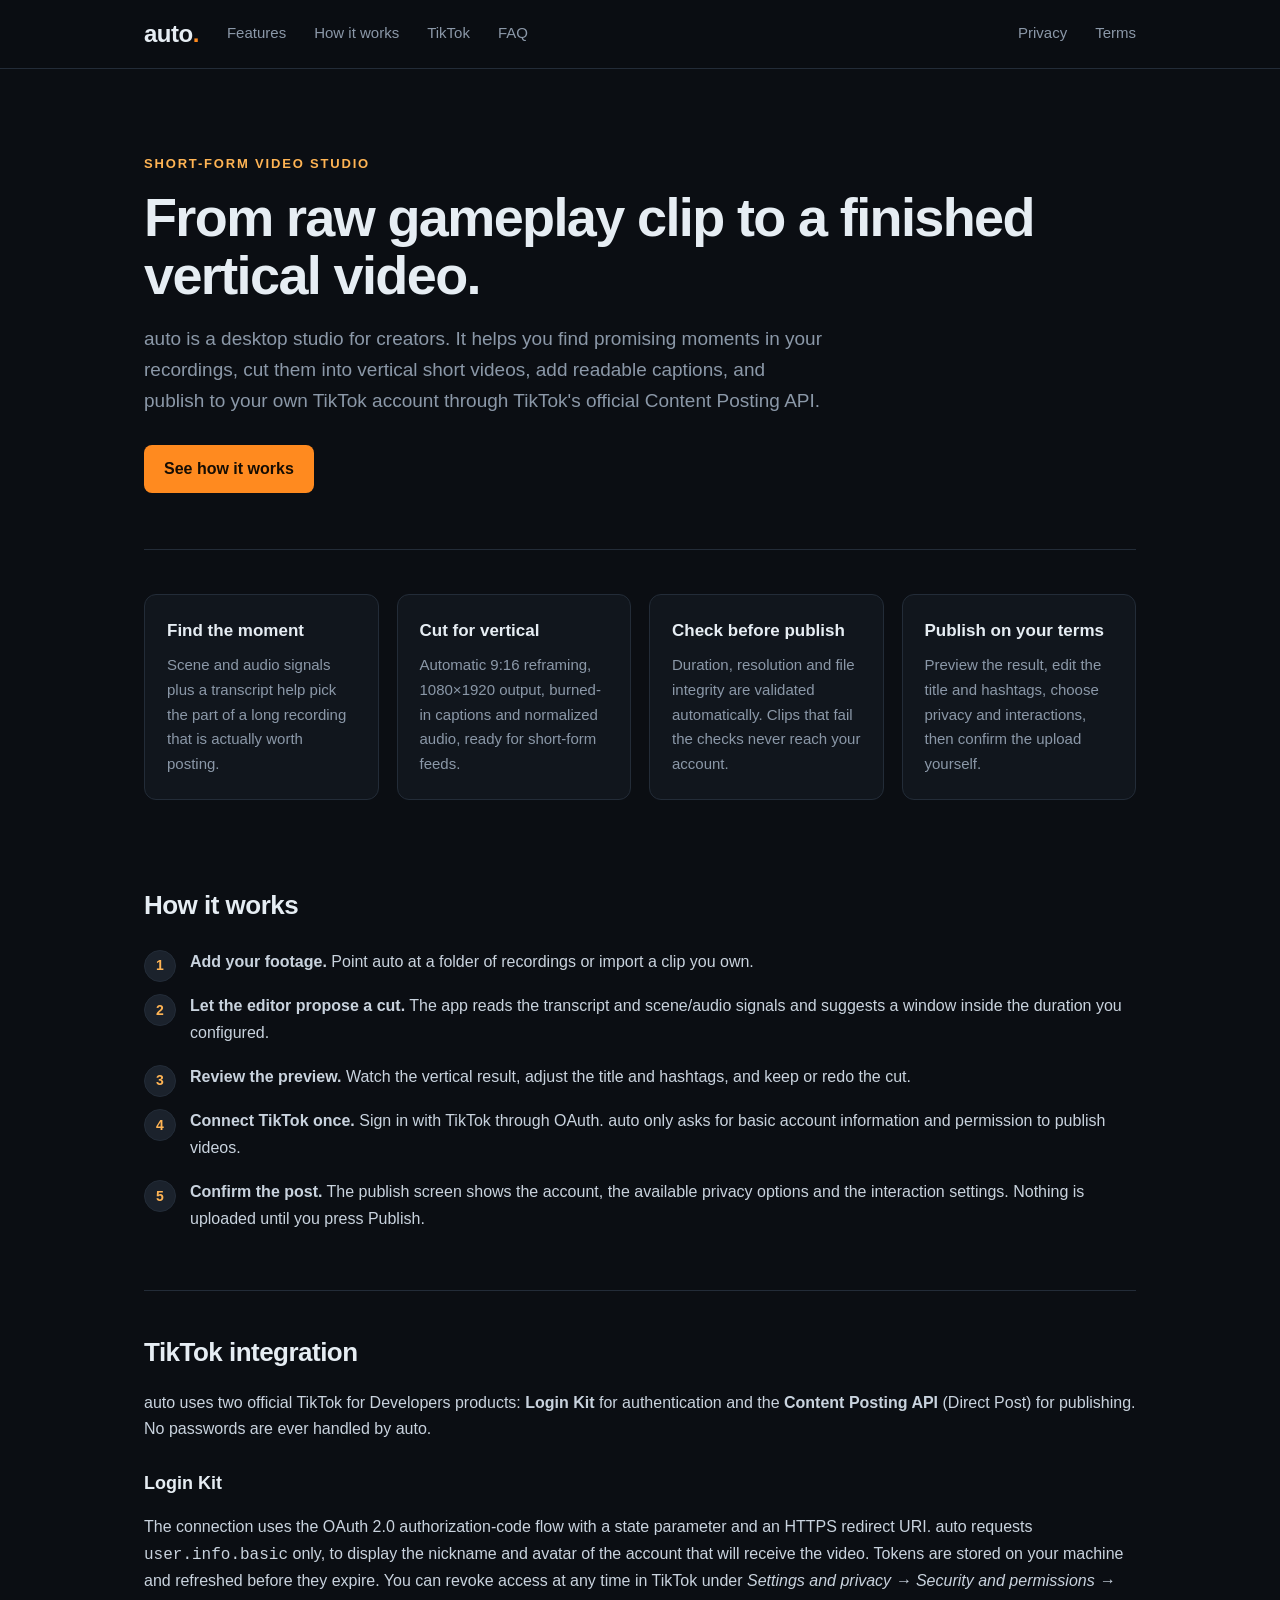
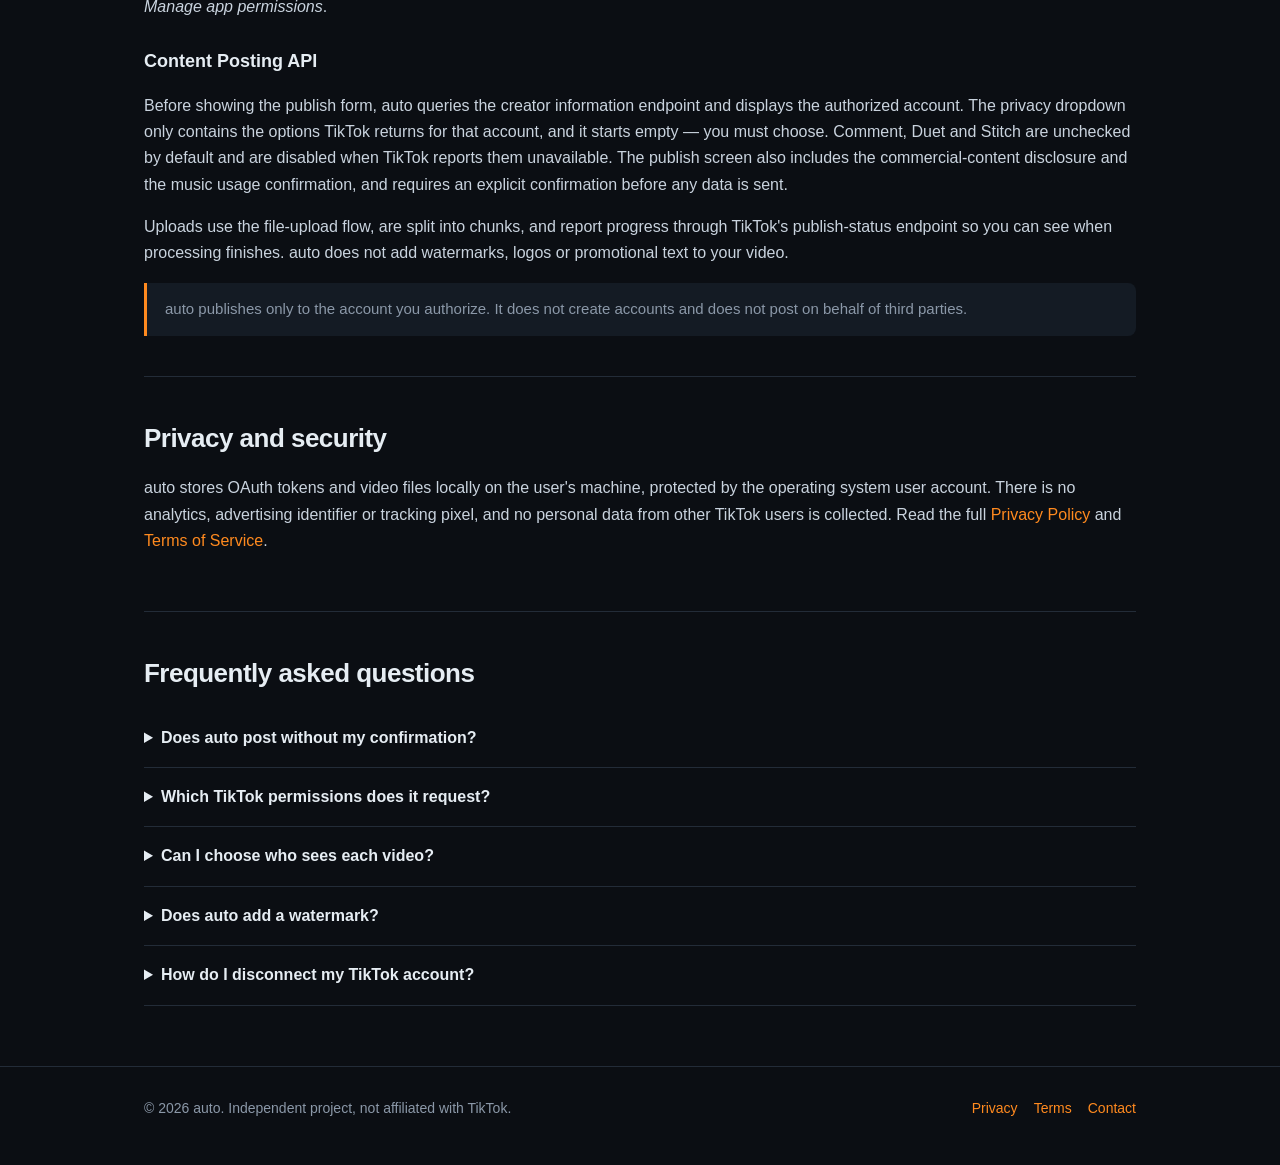
<file: index.html>
<!doctype html>
<html lang="en">
<head>
  <meta charset="utf-8">
  <meta name="viewport" content="width=device-width, initial-scale=1">
  <title>auto — short-form video studio for creators</title>
  <meta name="description" content="auto helps creators turn raw gameplay clips into vertical, captioned short videos and publish them to their own TikTok account.">
  <link rel="icon" href="icon.png" type="image/png">
  <link rel="stylesheet" href="style.css">
</head>
<body>
<header class="site">
  <nav class="nav">
    <a class="brand" href="index.html">auto<span>.</span></a>
    <a class="link" href="#features">Features</a>
    <a class="link" href="#how">How it works</a>
    <a class="link" href="#tiktok">TikTok</a>
    <a class="link" href="#faq">FAQ</a>
    <span class="spacer"></span>
    <a class="link" href="privacy.html">Privacy</a>
    <a class="link" href="terms.html">Terms</a>
  </nav>
</header>

<main>
  <section class="hero">
    <p class="eyebrow">Short-form video studio</p>
    <h1>From raw gameplay clip to a finished vertical video.</h1>
    <p class="lead">
      auto is a desktop studio for creators. It helps you find promising moments in your
      recordings, cut them into vertical short videos, add readable captions, and publish
      to your own TikTok account through TikTok's official Content Posting API.
    </p>
    <a class="cta" href="#how">See how it works</a>
  </section>

  <section id="features" class="grid">
    <div class="card">
      <h3>Find the moment</h3>
      <p>Scene and audio signals plus a transcript help pick the part of a long recording
        that is actually worth posting.</p>
    </div>
    <div class="card">
      <h3>Cut for vertical</h3>
      <p>Automatic 9:16 reframing, 1080×1920 output, burned-in captions and normalized
        audio, ready for short-form feeds.</p>
    </div>
    <div class="card">
      <h3>Check before publish</h3>
      <p>Duration, resolution and file integrity are validated automatically. Clips that
        fail the checks never reach your account.</p>
    </div>
    <div class="card">
      <h3>Publish on your terms</h3>
      <p>Preview the result, edit the title and hashtags, choose privacy and interactions,
        then confirm the upload yourself.</p>
    </div>
  </section>

  <section id="how" class="block">
    <h2>How it works</h2>
    <ol class="steps">
      <li><strong>Add your footage.</strong> Point auto at a folder of recordings or import
        a clip you own.</li>
      <li><strong>Let the editor propose a cut.</strong> The app reads the transcript and
        scene/audio signals and suggests a window inside the duration you configured.</li>
      <li><strong>Review the preview.</strong> Watch the vertical result, adjust the title
        and hashtags, and keep or redo the cut.</li>
      <li><strong>Connect TikTok once.</strong> Sign in with TikTok through OAuth. auto only
        asks for basic account information and permission to publish videos.</li>
      <li><strong>Confirm the post.</strong> The publish screen shows the account, the
        available privacy options and the interaction settings. Nothing is uploaded until
        you press Publish.</li>
    </ol>
  </section>

  <section id="tiktok" class="block">
    <h2>TikTok integration</h2>
    <p>
      auto uses two official TikTok for Developers products: <strong>Login Kit</strong> for
      authentication and the <strong>Content Posting API</strong> (Direct Post) for
      publishing. No passwords are ever handled by auto.
    </p>

    <h3>Login Kit</h3>
    <p>
      The connection uses the OAuth 2.0 authorization-code flow with a state parameter and
      an HTTPS redirect URI. auto requests <code>user.info.basic</code> only, to display the
      nickname and avatar of the account that will receive the video. Tokens are stored on
      your machine and refreshed before they expire. You can revoke access at any time in
      TikTok under <em>Settings and privacy → Security and permissions → Manage app
      permissions</em>.
    </p>

    <h3>Content Posting API</h3>
    <p>
      Before showing the publish form, auto queries the creator information endpoint and
      displays the authorized account. The privacy dropdown only contains the options TikTok
      returns for that account, and it starts empty — you must choose. Comment, Duet and
      Stitch are unchecked by default and are disabled when TikTok reports them unavailable.
      The publish screen also includes the commercial-content disclosure and the music usage
      confirmation, and requires an explicit confirmation before any data is sent.
    </p>
    <p>
      Uploads use the file-upload flow, are split into chunks, and report progress through
      TikTok's publish-status endpoint so you can see when processing finishes. auto does not
      add watermarks, logos or promotional text to your video.
    </p>

    <div class="note">
      auto publishes only to the account you authorize. It does not create accounts and
      does not post on behalf of third parties.
    </div>
  </section>

  <section id="privacy" class="block">
    <h2>Privacy and security</h2>
    <p>
      auto stores OAuth tokens and video files locally on the user's machine, protected
      by the operating system user account. There is no analytics, advertising identifier or
      tracking pixel, and no personal data from other TikTok users is collected. Read the
      full <a href="privacy.html">Privacy Policy</a> and <a href="terms.html">Terms of
      Service</a>.
    </p>
  </section>

  <section id="faq" class="block faq">
    <h2>Frequently asked questions</h2>

    <details>
      <summary>Does auto post without my confirmation?</summary>
      <p>No. The publish screen requires an explicit confirmation after you review the
        preview, the account, the privacy level and the interaction settings.</p>
    </details>

    <details>
      <summary>Which TikTok permissions does it request?</summary>
      <p><code>user.info.basic</code> to show the authorized account, and
        <code>video.publish</code> to upload a video after you confirm.</p>
    </details>

    <details>
      <summary>Can I choose who sees each video?</summary>
      <p>Yes. The privacy options come from TikTok for the authorized account. While an app
        has not completed TikTok's audit, TikTok itself restricts API posts to private
        viewing; the app shows the options TikTok returns and never overrides them.</p>
    </details>

    <details>
      <summary>Does auto add a watermark?</summary>
      <p>No. Captions are burned into the frame for readability, but there is no app logo,
        handle or promotional watermark on the video.</p>
    </details>

    <details>
      <summary>How do I disconnect my TikTok account?</summary>
      <p>Revoke auto in TikTok's app permissions, then delete the local token file. Future
        uploads stop immediately.</p>
    </details>
  </section>
</main>

<footer class="site">
  <div class="foot">
    <span>© 2026 auto. Independent project, not affiliated with TikTok.</span>
    <span class="spacer"></span>
    <a href="privacy.html">Privacy</a>
    <a href="terms.html">Terms</a>
    <a href="mailto:alanborin14@gmail.com">Contact</a>
  </div>
</footer>
</body>
</html>
</file>
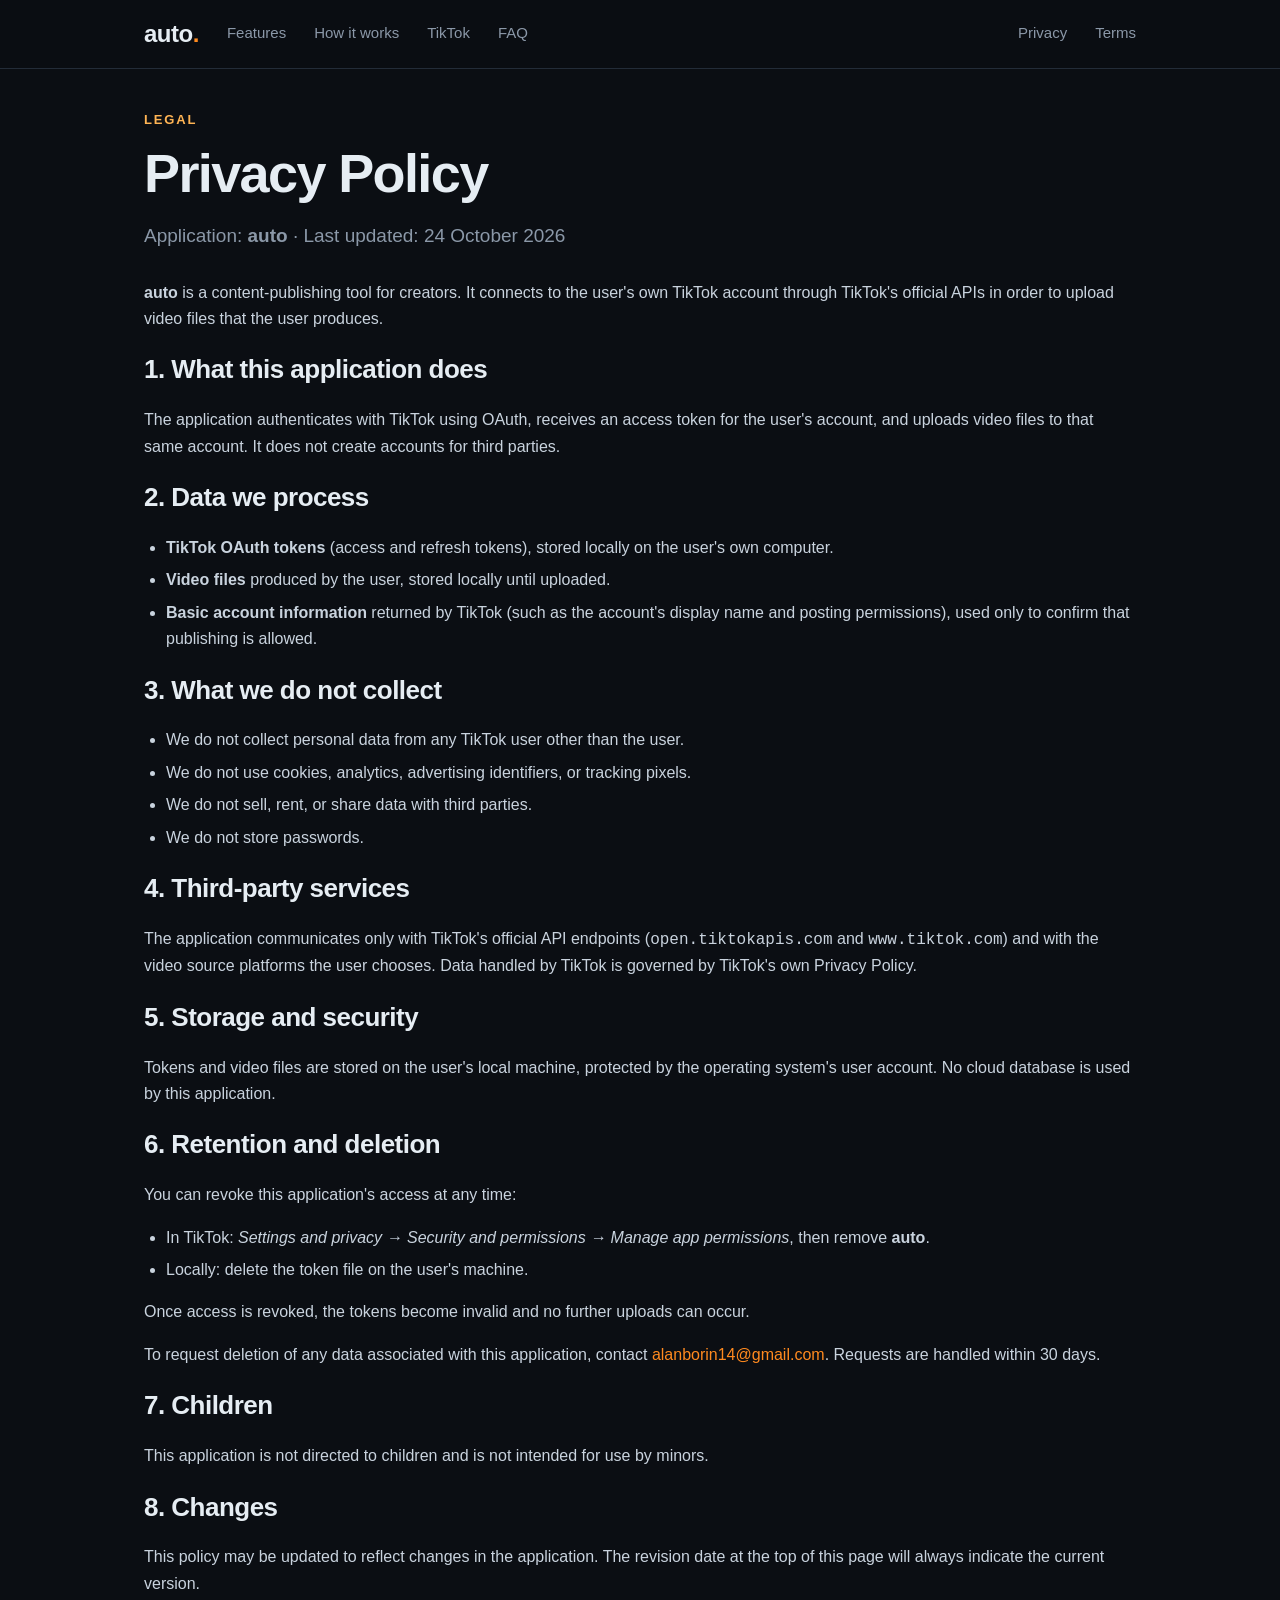
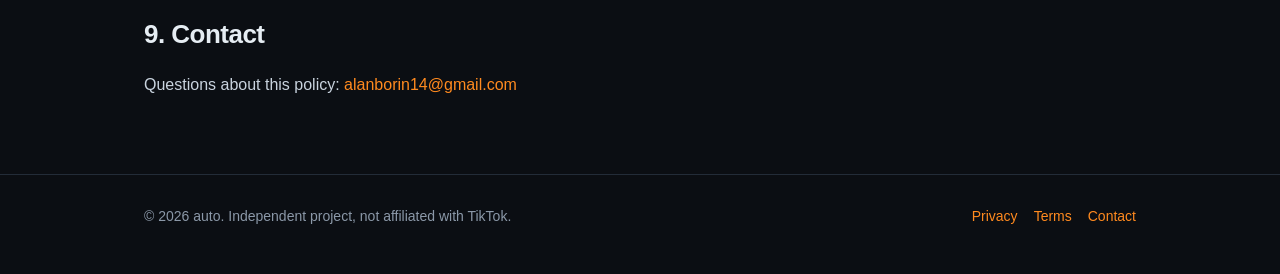
<file: privacy.html/index.html>
<!doctype html>
<html lang="en">
<head>
  <meta charset="utf-8">
  <meta name="viewport" content="width=device-width, initial-scale=1">
  <base href="/">
  <title>Privacy Policy — auto</title>
  <link rel="icon" href="icon.png" type="image/png">
  <link rel="stylesheet" href="style.css">
</head>
<body>
<header class="site">
  <nav class="nav">
    <a class="brand" href="index.html">auto<span>.</span></a>
    <a class="link" href="index.html#features">Features</a>
    <a class="link" href="index.html#how">How it works</a>
    <a class="link" href="index.html#tiktok">TikTok</a>
    <a class="link" href="index.html#faq">FAQ</a>
    <span class="spacer"></span>
    <a class="link" href="privacy.html">Privacy</a>
    <a class="link" href="terms.html">Terms</a>
  </nav>
</header>

<main>
  <section class="block">
    <p class="eyebrow">Legal</p>
    <h1>Privacy Policy</h1>
    <p class="lead">Application: <strong>auto</strong> · Last updated: 24 October 2026</p>

    <p>
      <strong>auto</strong> is a content-publishing tool for creators. It connects to the
      user's own TikTok account through TikTok's official APIs in order to upload video files
      that the user produces.
    </p>

    <h2>1. What this application does</h2>
    <p>
      The application authenticates with TikTok using OAuth, receives an access token for the
      user's account, and uploads video files to that same account. It does not create
      accounts for third parties.
    </p>

    <h2>2. Data we process</h2>
    <ul>
      <li><strong>TikTok OAuth tokens</strong> (access and refresh tokens), stored locally on
        the user's own computer.</li>
      <li><strong>Video files</strong> produced by the user, stored locally until
        uploaded.</li>
      <li><strong>Basic account information</strong> returned by TikTok (such as the
        account's display name and posting permissions), used only to confirm that publishing
        is allowed.</li>
    </ul>

    <h2>3. What we do not collect</h2>
    <ul>
      <li>We do not collect personal data from any TikTok user other than the user.</li>
      <li>We do not use cookies, analytics, advertising identifiers, or tracking pixels.</li>
      <li>We do not sell, rent, or share data with third parties.</li>
      <li>We do not store passwords.</li>
    </ul>

    <h2>4. Third-party services</h2>
    <p>
      The application communicates only with TikTok's official API endpoints
      (<code>open.tiktokapis.com</code> and <code>www.tiktok.com</code>) and with the video
      source platforms the user chooses. Data handled by TikTok is governed by TikTok's
      own Privacy Policy.
    </p>

    <h2>5. Storage and security</h2>
    <p>
      Tokens and video files are stored on the user's local machine, protected by the
      operating system's user account. No cloud database is used by this application.
    </p>

    <h2>6. Retention and deletion</h2>
    <p>You can revoke this application's access at any time:</p>
    <ul>
      <li>In TikTok: <em>Settings and privacy → Security and permissions → Manage app
        permissions</em>, then remove <strong>auto</strong>.</li>
      <li>Locally: delete the token file on the user's machine.</li>
    </ul>
    <p>Once access is revoked, the tokens become invalid and no further uploads can occur.</p>
    <p>
      To request deletion of any data associated with this application, contact
      <a href="mailto:alanborin14@gmail.com">alanborin14@gmail.com</a>. Requests are handled
      within 30 days.
    </p>

    <h2>7. Children</h2>
    <p>This application is not directed to children and is not intended for use by minors.</p>

    <h2>8. Changes</h2>
    <p>
      This policy may be updated to reflect changes in the application. The revision date at
      the top of this page will always indicate the current version.
    </p>

    <h2>9. Contact</h2>
    <p>Questions about this policy:
      <a href="mailto:alanborin14@gmail.com">alanborin14@gmail.com</a></p>
  </section>
</main>

<footer class="site">
  <div class="foot">
    <span>© 2026 auto. Independent project, not affiliated with TikTok.</span>
    <span class="spacer"></span>
    <a href="privacy.html">Privacy</a>
    <a href="terms.html">Terms</a>
    <a href="mailto:alanborin14@gmail.com">Contact</a>
  </div>
</footer>
</body>
</html>
</file>
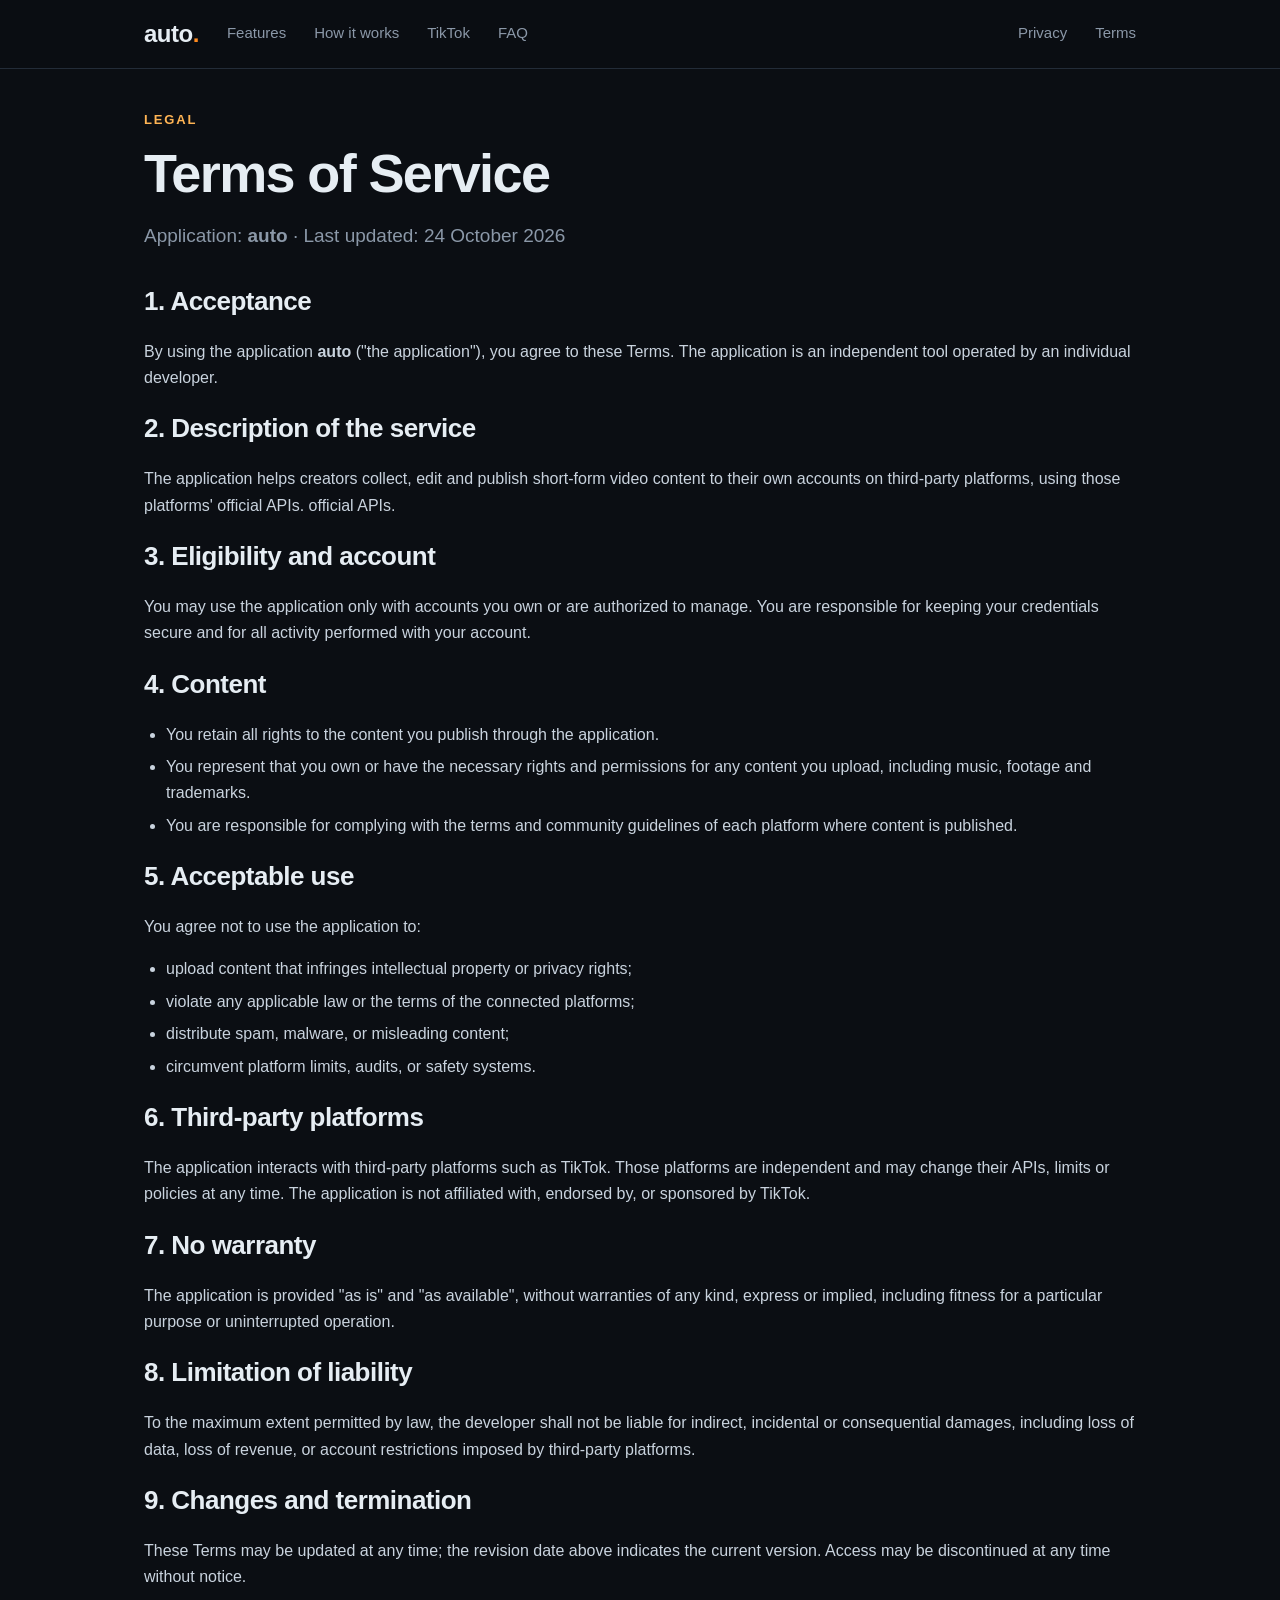
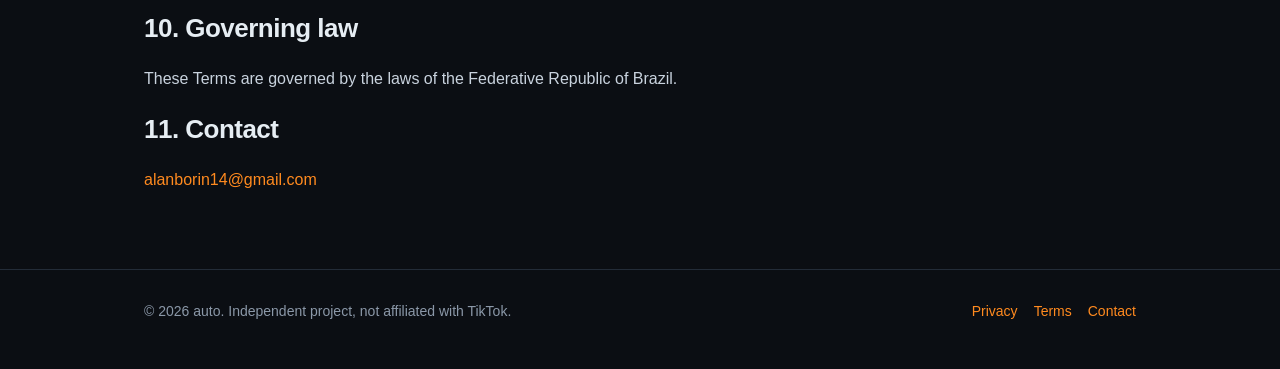
<file: terms.html/index.html>
<!doctype html>
<html lang="en">
<head>
  <meta charset="utf-8">
  <meta name="viewport" content="width=device-width, initial-scale=1">
  <base href="/">
  <title>Terms of Service — auto</title>
  <link rel="icon" href="icon.png" type="image/png">
  <link rel="stylesheet" href="style.css">
</head>
<body>
<header class="site">
  <nav class="nav">
    <a class="brand" href="index.html">auto<span>.</span></a>
    <a class="link" href="index.html#features">Features</a>
    <a class="link" href="index.html#how">How it works</a>
    <a class="link" href="index.html#tiktok">TikTok</a>
    <a class="link" href="index.html#faq">FAQ</a>
    <span class="spacer"></span>
    <a class="link" href="privacy.html">Privacy</a>
    <a class="link" href="terms.html">Terms</a>
  </nav>
</header>

<main>
  <section class="block">
    <p class="eyebrow">Legal</p>
    <h1>Terms of Service</h1>
    <p class="lead">Application: <strong>auto</strong> · Last updated: 24 October 2026</p>

    <h2>1. Acceptance</h2>
    <p>
      By using the application <strong>auto</strong> ("the application"), you agree to these
      Terms. The application is an independent tool operated by an individual developer.
    </p>

    <h2>2. Description of the service</h2>
    <p>
      The application helps creators collect, edit and publish short-form video content to
      their own accounts on third-party platforms, using those platforms' official APIs.
      official APIs.
    </p>

    <h2>3. Eligibility and account</h2>
    <p>
      You may use the application only with accounts you own or are authorized to manage. You
      are responsible for keeping your credentials secure and for all activity performed with
      your account.
    </p>

    <h2>4. Content</h2>
    <ul>
      <li>You retain all rights to the content you publish through the application.</li>
      <li>You represent that you own or have the necessary rights and permissions for any
        content you upload, including music, footage and trademarks.</li>
      <li>You are responsible for complying with the terms and community guidelines of each
        platform where content is published.</li>
    </ul>

    <h2>5. Acceptable use</h2>
    <p>You agree not to use the application to:</p>
    <ul>
      <li>upload content that infringes intellectual property or privacy rights;</li>
      <li>violate any applicable law or the terms of the connected platforms;</li>
      <li>distribute spam, malware, or misleading content;</li>
      <li>circumvent platform limits, audits, or safety systems.</li>
    </ul>

    <h2>6. Third-party platforms</h2>
    <p>
      The application interacts with third-party platforms such as TikTok. Those platforms are
      independent and may change their APIs, limits or policies at any time. The application
      is not affiliated with, endorsed by, or sponsored by TikTok.
    </p>

    <h2>7. No warranty</h2>
    <p>
      The application is provided "as is" and "as available", without warranties of any kind,
      express or implied, including fitness for a particular purpose or uninterrupted
      operation.
    </p>

    <h2>8. Limitation of liability</h2>
    <p>
      To the maximum extent permitted by law, the developer shall not be liable for indirect,
      incidental or consequential damages, including loss of data, loss of revenue, or account
      restrictions imposed by third-party platforms.
    </p>

    <h2>9. Changes and termination</h2>
    <p>
      These Terms may be updated at any time; the revision date above indicates the current
      version. Access may be discontinued at any time without notice.
    </p>

    <h2>10. Governing law</h2>
    <p>These Terms are governed by the laws of the Federative Republic of Brazil.</p>

    <h2>11. Contact</h2>
    <p><a href="mailto:alanborin14@gmail.com">alanborin14@gmail.com</a></p>
  </section>
</main>

<footer class="site">
  <div class="foot">
    <span>© 2026 auto. Independent project, not affiliated with TikTok.</span>
    <span class="spacer"></span>
    <a href="privacy.html">Privacy</a>
    <a href="terms.html">Terms</a>
    <a href="mailto:alanborin14@gmail.com">Contact</a>
  </div>
</footer>
</body>
</html>
</file>
<file: style.css>
:root {
  color-scheme: dark;
  --bg: #0b0e13;
  --panel: #11161d;
  --line: #232c38;
  --text: #e6edf3;
  --muted: #8b98a8;
  --accent: #ff8a1f;
  --accent-soft: #ffb454;
}

* { box-sizing: border-box; }

html { scroll-behavior: smooth; }

body {
  margin: 0;
  background: var(--bg);
  color: var(--text);
  font: 16px/1.65 -apple-system, "Segoe UI", Roboto, sans-serif;
}

a { color: var(--accent); text-decoration: none; }
a:hover { text-decoration: underline; }

header.site {
  border-bottom: 1px solid var(--line);
  background: rgba(11, 14, 19, .92);
  position: sticky;
  top: 0;
  backdrop-filter: blur(8px);
  z-index: 10;
}

.nav {
  max-width: 1040px;
  margin: 0 auto;
  padding: 14px 24px;
  display: flex;
  align-items: center;
  gap: 28px;
}

.brand {
  font-weight: 800;
  font-size: 24px;
  letter-spacing: -.02em;
  color: var(--text);
}

.brand span { color: var(--accent); }

.nav a.link {
  color: var(--muted);
  font-size: 15px;
}

.nav a.link:hover { color: var(--text); text-decoration: none; }

.nav .spacer { flex: 1; }

main {
  max-width: 1040px;
  margin: 0 auto;
  padding: 0 24px;
}

.hero {
  padding: 84px 0 56px;
  border-bottom: 1px solid var(--line);
}

.eyebrow {
  color: var(--accent-soft);
  font-size: 13px;
  font-weight: 700;
  letter-spacing: .14em;
  text-transform: uppercase;
  margin: 0 0 14px;
}

h1 {
  font-size: clamp(34px, 5vw, 54px);
  line-height: 1.08;
  letter-spacing: -.03em;
  margin: 0 0 18px;
}

.lead {
  font-size: 19px;
  color: var(--muted);
  max-width: 680px;
  margin: 0 0 28px;
}

.cta {
  display: inline-block;
  background: var(--accent);
  color: #160d03;
  font-weight: 700;
  padding: 11px 20px;
  border-radius: 8px;
}

.cta:hover { text-decoration: none; filter: brightness(1.08); }

.grid {
  display: grid;
  grid-template-columns: repeat(auto-fit, minmax(230px, 1fr));
  gap: 18px;
  padding: 44px 0;
}

.card {
  background: var(--panel);
  border: 1px solid var(--line);
  border-radius: 12px;
  padding: 22px;
}

.card h3 { margin: 0 0 8px; font-size: 17px; }
.card p { margin: 0; color: var(--muted); font-size: 15px; }

section.block {
  padding: 40px 0;
  border-bottom: 1px solid var(--line);
}

section.block:last-of-type { border-bottom: 0; }

h2 {
  font-size: 26px;
  letter-spacing: -.02em;
  margin: 0 0 14px;
}

h3 { font-size: 18px; margin: 26px 0 8px; }

p, li { color: #c9d3de; }

ul { padding-left: 22px; }
li { margin: 6px 0; }

.steps {
  counter-reset: step;
  list-style: none;
  padding: 0;
  margin: 22px 0 0;
}

.steps li {
  counter-increment: step;
  position: relative;
  padding: 0 0 0 46px;
  margin: 0 0 18px;
}

.steps li::before {
  content: counter(step);
  position: absolute;
  left: 0;
  top: 1px;
  width: 30px;
  height: 30px;
  border-radius: 50%;
  background: #1b222c;
  border: 1px solid var(--line);
  color: var(--accent-soft);
  font-weight: 700;
  font-size: 14px;
  display: flex;
  align-items: center;
  justify-content: center;
}

.note {
  background: #141b24;
  border-left: 3px solid var(--accent);
  border-radius: 0 8px 8px 0;
  padding: 14px 18px;
  color: var(--muted);
  font-size: 15px;
}

.faq details {
  border-bottom: 1px solid var(--line);
  padding: 16px 0;
}

.faq summary {
  cursor: pointer;
  font-weight: 600;
  color: var(--text);
}

.faq p { margin: 10px 0 0; color: var(--muted); }

footer.site {
  border-top: 1px solid var(--line);
  margin-top: 20px;
}

.foot {
  max-width: 1040px;
  margin: 0 auto;
  padding: 30px 24px 46px;
  color: var(--muted);
  font-size: 14px;
  display: flex;
  flex-wrap: wrap;
  gap: 16px;
  align-items: center;
}

.foot .spacer { flex: 1; }

@media (max-width: 640px) {
  .nav { gap: 16px; flex-wrap: wrap; }
  .nav a.link { font-size: 14px; }
  .hero { padding: 56px 0 40px; }
}
</file>
